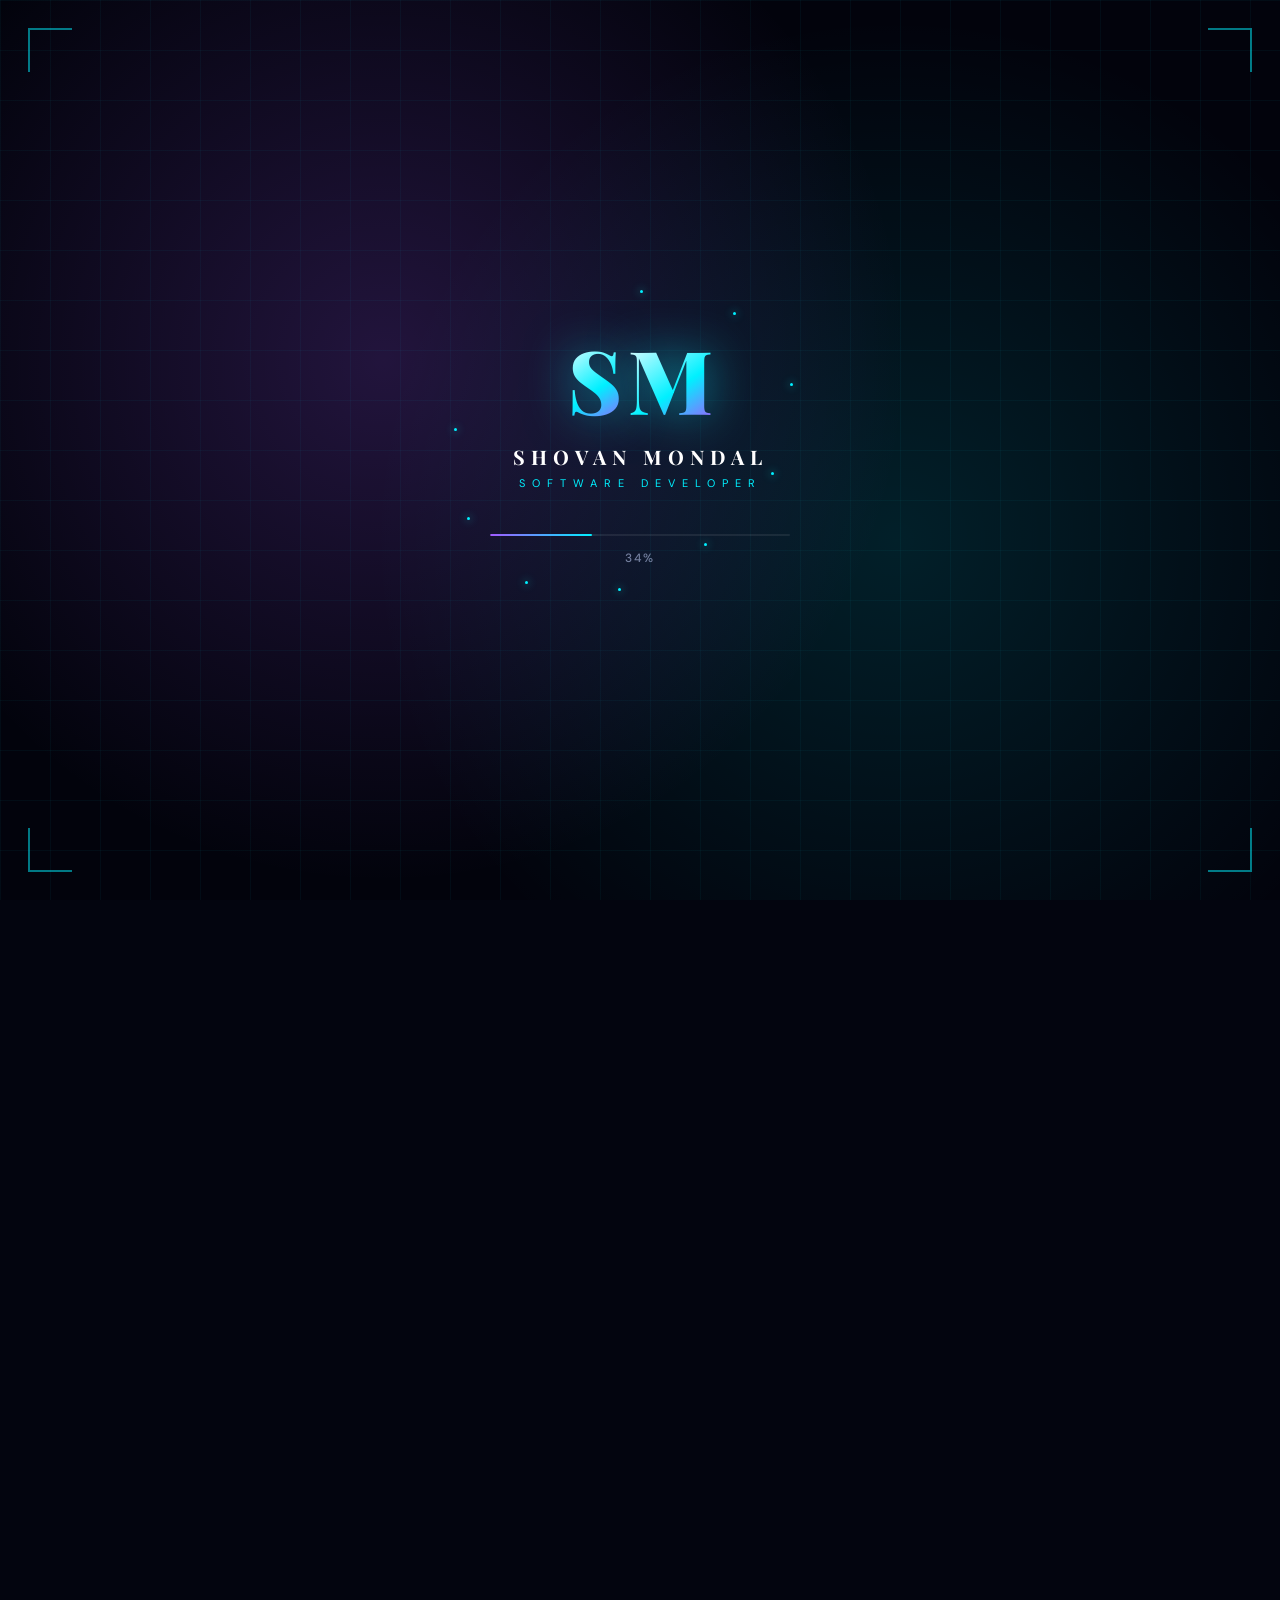
<file: index.html>
<!DOCTYPE html>
<html lang="en">
<head>
    <meta charset="UTF-8">
    <meta name="viewport" content="width=device-width, initial-scale=1.0">
    <title>Shovan Mondal — Portfolio</title>
    <link rel="stylesheet" href="https://cdnjs.cloudflare.com/ajax/libs/font-awesome/6.5.0/css/all.min.css">
    <link href="https://fonts.googleapis.com/css2?family=Playfair+Display:wght@400;700;900&family=DM+Sans:wght@300;400;500;600&display=swap" rel="stylesheet">
    <link rel="stylesheet" href="style.css">
</head>
<body>

<!-- ================= LOADER ================= -->
<div class="loader-overlay" id="loader">
    <div class="loader-bg"></div>
    <div class="loader-content">
        <div class="loader-logo">
            <span class="loader-letter" style="--i:0">S</span>
            <span class="loader-letter" style="--i:1">M</span>
        </div>
        <div class="loader-name">Shovan Mondal</div>
        <div class="loader-role">Software Developer</div>
        <div class="loader-bar-wrap">
            <div class="loader-bar" id="loaderBar"></div>
        </div>
        <div class="loader-percent" id="loaderPercent">0%</div>
        <div class="loader-particles">
            <span></span><span></span><span></span>
            <span></span><span></span><span></span>
            <span></span><span></span><span></span>
        </div>
    </div>
    <div class="loader-corner tl"></div>
    <div class="loader-corner tr"></div>
    <div class="loader-corner bl"></div>
    <div class="loader-corner br"></div>
</div>

<!-- ================= MAIN SITE ================= -->
<div class="site-wrapper" id="siteWrapper">

<!-- ================= HOME SECTION ================= -->
<div class="contaner">
    
    <header class="animeted">
        <a href="#" class="logo">Portfolio</a>
        <nav class="navbar">
            <a href="#" class="active">Home</a>
            <a href="#about">About</a>
            <a href="#work">Work</a>
            <a href="#contact-me">Contact</a>
        </nav>
        <div class="nav-toggle" id="navToggle">
            <span></span><span></span><span></span>
        </div>
    </header>

    <!-- Mobile Nav Overlay -->
    <div class="mobile-nav" id="mobileNav">
        <button class="mobile-nav-close" id="mobileNavClose"><i class="fas fa-times"></i></button>
        <nav>
            <a href="#" onclick="closeMobileNav()">Home</a>
            <a href="#about" onclick="closeMobileNav()">About</a>
            <a href="#work" onclick="closeMobileNav()">Work</a>
            <a href="#contact-me" onclick="closeMobileNav()">Contact</a>
        </nav>
    </div>
    <div class="mobile-nav-backdrop" id="mobileNavBackdrop" onclick="closeMobileNav()"></div>

    <!-- Floating orbs -->
    <div class="orb orb1"></div>
    <div class="orb orb2"></div>
    <div class="orb orb3"></div>

    <section class="home animeted">
        <div class="home-details">
            <div class="greeting reveal-up" style="--delay:.1s">Hello, I'm</div>
            <h1 class="reveal-up" style="--delay:.2s">Shovan<br><span class="name-accent">Mondal</span></h1>
            <h2 class="typewriter reveal-up" style="--delay:.3s">
                <span id="typed"></span><span class="cursor-blink">|</span>
            </h2>
            <p class="reveal-up" style="--delay:.4s">A passionate full-stack developer building interactive web applications and Android solutions. Currently pursuing a Bachelor's in Computer Applications at MAKAUT, crafting clean, efficient, and impactful digital experiences.</p>
            <div class="downlode-social reveal-up" style="--delay:.5s">
                <a href="assets/resume.html" class="btn" id="cvBtn">
                    <i class="fas fa-file-alt"></i> Curriculum Vitae
                </a>
                <div class="social-icon">
                    <a href="https://github.com/Shovanmondal63" title="GitHub"><i class="fab fa-github"></i></a>
                    <a href="https://www.linkedin.com/in/shovanmondal" title="LinkedIn"><i class="fab fa-linkedin"></i></a>
                    <a href="https://www.instagram.com/shovan_mondal_9" title="Instagram"><i class="fab fa-instagram"></i></a>
                    <a href="https://www.facebook.com/profile.php?id=100088462171658" title="Facebook"><i class="fab fa-facebook"></i></a>
                </div>
            </div>
        </div>
        <div class="home-image reveal-scale" style="--delay:.3s">
            <div class="img-ring img-ring1"></div>
            <div class="img-ring img-ring2"></div>
            <div class="img-box">
                <img src="assets/home.png" alt="Shovan Mondal">
            </div>
            <div class="img-badge">
                <i class="fas fa-code"></i>
            </div>
        </div>
    </section>

    <!-- Scroll cue -->
    <div class="scroll-cue">
        <div class="scroll-dot"></div>
    </div>
</div>

<div class="divider">
    <div class="divider-line"></div>
    <div class="divider-icon"><i class="fas fa-terminal"></i></div>
    <div class="divider-line"></div>
</div>

<!-- ================= ABOUT SECTION ================= -->
<div class="about-section" id="about">
  <div class="about-card scroll-reveal">
    <h1 class="about-title">About <span class="accent">Me</span></h1>
    <div class="about-content">
      <div class="about-left">
        <div class="about-box">
          <div class="about-box-icon"><i class="fas fa-user-circle"></i></div>
          <h2>Description</h2>
          <p>A passionate full-stack developer building interactive web and Android applications. Currently pursuing a BCA at Maulana Abul Kalam Azad University of Technology while working on real-world projects.</p>
        </div>
        <div class="about-box">
          <div class="about-box-icon"><i class="fas fa-star"></i></div>
          <h2>Hobbies</h2>
          <p>GYM &amp; Calisthenics · Reading · Photo Editing · Video Editing · Open Source Contribution</p>
        </div>
      </div>
      <div class="about-right">
        <div class="about-box">
          <div class="about-box-icon"><i class="fas fa-graduation-cap"></i></div>
          <h2>Education</h2>
          <ul>
            <li><span class="label">Class X</span> 64%</li>
            <li><span class="label">Class XII</span> 86%</li>
            <li><span class="label">BCA</span> Aug 2024 – Aug 2028<br><small>Maulana Abul Kalam Azad University of Technology</small></li>
          </ul>
        </div>
        <div class="about-box">
          <div class="about-box-icon"><i class="fas fa-map-marker-alt"></i></div>
          <h2>Personal Details</h2>
          <ul>
            <li><span class="label">DOB</span> 18 May 2006</li>
            <li><span class="label">Nationality</span> Indian</li>
            <li><span class="label">Languages</span> Bengali · English · Hindi</li>
          </ul>
        </div>
      </div>
    </div>

    <!-- Skills bar -->
    <div class="skills-section">
        <h2 class="skills-title">Core Skills</h2>
        <div class="skills-grid">
            <div class="skill-item" data-skill="HTML/CSS" data-level="90">
                <div class="skill-label"><span>HTML / CSS</span><span class="skill-pct">90%</span></div>
                <div class="skill-bar"><div class="skill-fill" style="--pct:90%"></div></div>
            </div>
            <div class="skill-item" data-skill="JavaScript" data-level="78">
                <div class="skill-label"><span>JavaScript</span><span class="skill-pct">78%</span></div>
                <div class="skill-bar"><div class="skill-fill" style="--pct:78%"></div></div>
            </div>
            <div class="skill-item" data-skill="C" data-level="75">
                <div class="skill-label"><span>C</span><span class="skill-pct">75%</span></div>
                <div class="skill-bar"><div class="skill-fill" style="--pct:75%"></div></div>
            </div>
            <div class="skill-item" data-skill="Python" data-level="70">
                <div class="skill-label"><span>Python</span><span class="skill-pct">70%</span></div>
                <div class="skill-bar"><div class="skill-fill" style="--pct:70%"></div></div>
            </div>
            <div class="skill-item" data-skill="MySQL" data-level="72">
                <div class="skill-label"><span>MySQL</span><span class="skill-pct">72%</span></div>
                <div class="skill-bar"><div class="skill-fill" style="--pct:72%"></div></div>
            </div>
            <div class="skill-item" data-skill="PHP" data-level="60">
                <div class="skill-label"><span>PHP</span><span class="skill-pct">60%</span></div>
                <div class="skill-bar"><div class="skill-fill" style="--pct:60%"></div></div>
            </div>
        </div>
    </div>
  </div>
</div>

<div class="divider">
    <div class="divider-line"></div>
    <div class="divider-icon"><i class="fas fa-laptop-code"></i></div>
    <div class="divider-line"></div>
</div>

<!-- ================= WORK SECTION ================= -->
<div class="work-section" id="work">
  <div class="work-header scroll-reveal">
    <h1 class="work-title">My <span class="accent">Work</span></h1>
    <p class="work-subtitle">Projects I've built with passion &amp; precision</p>
  </div>

  <div class="slider-container">
    <button class="nav-btn left" id="prev"><i class="fas fa-chevron-left"></i></button>
    <div class="slider" id="slider">

      <a href="https://github.com/Shovanmondal63/My_portfolio" class="work_link">
        <div class="work-card">
          <div class="work-card-glow"></div>
          <img src="assets/Resume.png" alt="Portfolio UI">
          <span class="tag designer"><i class="fas fa-palette"></i> Design</span>
          <h3>Portfolio UI Design</h3>
          <p>Modern glassmorphism portfolio built with HTML, CSS &amp; JS featuring smooth animations.</p>
          <div class="card-footer">
            <div class="tech-tags"><span>HTML</span><span>CSS</span><span>JS</span></div>
            <a href="https://github.com/Shovanmondal63/My_portfolio" class="arrow-btn"><i class="fas fa-arrow-right"></i></a>
          </div>
        </div>
      </a>

      <a href="#">
        <div class="work-card upcoming-card">
          <div class="work-card-glow"></div>
          <div class="upcoming-badge"><i class="fas fa-clock"></i> Coming Soon</div>
          <img src="assets/voting.png" alt="Portfolio UI">
          <span class="tag developer"><i class="fas fa-code"></i> Dev</span>
          <h3>Online voting systemt</h3>
          <p>Something exciting is in the works. Stay tuned for updates!</p>
          <div class="card-footer">
            <div class="tech-tags"><span>HTML</span><span>CSS</span><span>JS</span></div>
            <a href="#" class="arrow-btn"><i class="fas fa-arrow-right"></i></a>
          </div>
        </div>
      </a>

      <a href="#">
        <div class="work-card upcoming-card">
          <div class="work-card-glow"></div>
          <div class="upcoming-badge"><i class="fas fa-clock"></i> Coming Soon</div>
          <div class="upcoming-placeholder">
            <i class="fas fa-mobile-alt"></i>
          </div>
          <span class="tag developer"><i class="fas fa-code"></i> Dev</span>
          <h3>Android App</h3>
          <p>A mobile solution currently under development. Updates coming soon.</p>
          <div class="card-footer">
            <div class="tech-tags"><span>Java</span><span>Android</span></div>
            <a href="#" class="arrow-btn"><i class="fas fa-arrow-right"></i></a>
          </div>
        </div>
      </a>

      <a href="#">
        <div class="work-card upcoming-card">
          <div class="work-card-glow"></div>
          <div class="upcoming-badge"><i class="fas fa-clock"></i> Coming Soon</div>
          <div class="upcoming-placeholder">
            <i class="fas fa-database"></i>
          </div>
          <span class="tag marketer"><i class="fas fa-server"></i> Backend</span>
          <h3>Full-Stack App</h3>
          <p>A full-stack application integrating front-end and back-end technologies.</p>
          <div class="card-footer">
            <div class="tech-tags"><span>PHP</span><span>MySQL</span></div>
            <a href="#" class="arrow-btn"><i class="fas fa-arrow-right"></i></a>
          </div>
        </div>
      </a>
    </div>
    <button class="nav-btn right" id="next"><i class="fas fa-chevron-right"></i></button>
  </div>
</div>

<div class="divider">
    <div class="divider-line"></div>
    <div class="divider-icon"><i class="fas fa-envelope"></i></div>
    <div class="divider-line"></div>
</div>

<!-- ================= CONTACT SECTION ================= -->
<div class="contact-section" id="contact-me">
    <div class="contact-bg-pattern"></div>
    <div class="container scroll-reveal">
        <h2>Get In <span class="accent">Touch</span></h2>
        <p>Have a project in mind? Let's create something amazing together.</p>

        <div class="contact-info-strip">
            <div class="contact-info-item">
                <i class="fas fa-envelope"></i>
                <span>shovanmmondalmm@gmail.com</span>
            </div>
            <div class="contact-info-item">
                <i class="fas fa-phone"></i>
                <span>+91 801*******</span>
            </div>
            <div class="contact-info-item">
                <i class="fas fa-map-marker-alt"></i>
                <span>Kolkata, India</span>
            </div>
        </div>

        <form action="https://api.web3forms.com/submit" method="POST">
            <input type="hidden" name="access_key" value="7e5c6358-e1d5-45f1-a938-c24475a57d17">
            <div class="row">
                <div class="input-group">
                    <i class="fas fa-user input-icon"></i>
                    <input type="text" name="first_name" placeholder="First Name" required>
                </div>
                <div class="input-group">
                    <i class="fas fa-user input-icon"></i>
                    <input type="text" name="last_name" placeholder="Last Name" required>
                </div>
            </div>
            <div class="row">
                <div class="input-group">
                    <i class="fas fa-envelope input-icon"></i>
                    <input type="email" name="email" placeholder="Email Address" required>
                </div>
                <div class="input-group">
                    <i class="fas fa-phone input-icon"></i>
                    <input type="text" name="phone" placeholder="Phone Number" required>
                </div>
            </div>
            <div class="row">
                <div class="input-group full-width">
                    <i class="fas fa-comment input-icon textarea-icon"></i>
                    <textarea name="message" placeholder="Your Message..." required></textarea>
                </div>
            </div>
            <button type="submit" class="submit-btn">
                <span>Send Message</span>
                <i class="fas fa-paper-plane"></i>
            </button>
        </form>
    </div>
</div>

<!-- ================= FOOTER ================= -->
<footer class="site-footer">
    <div class="footer-inner">
        <p class="footer-copy">&copy; 2025 Shovan Mondal. Crafted with <i class="fas fa-heart"></i> and code.</p>
        <div class="footer-social">
            <a href="https://github.com/Shovanmondal63"><i class="fab fa-github"></i></a>
            <a href="https://www.linkedin.com/in/shovanmondal"><i class="fab fa-linkedin"></i></a>
            <a href="https://www.instagram.com/shovan_mondal_9"><i class="fab fa-instagram"></i></a>
        </div>
    </div>
</footer>

</div><!-- end site-wrapper -->

<script src="script.js"></script>
</body>
</html>
</file>
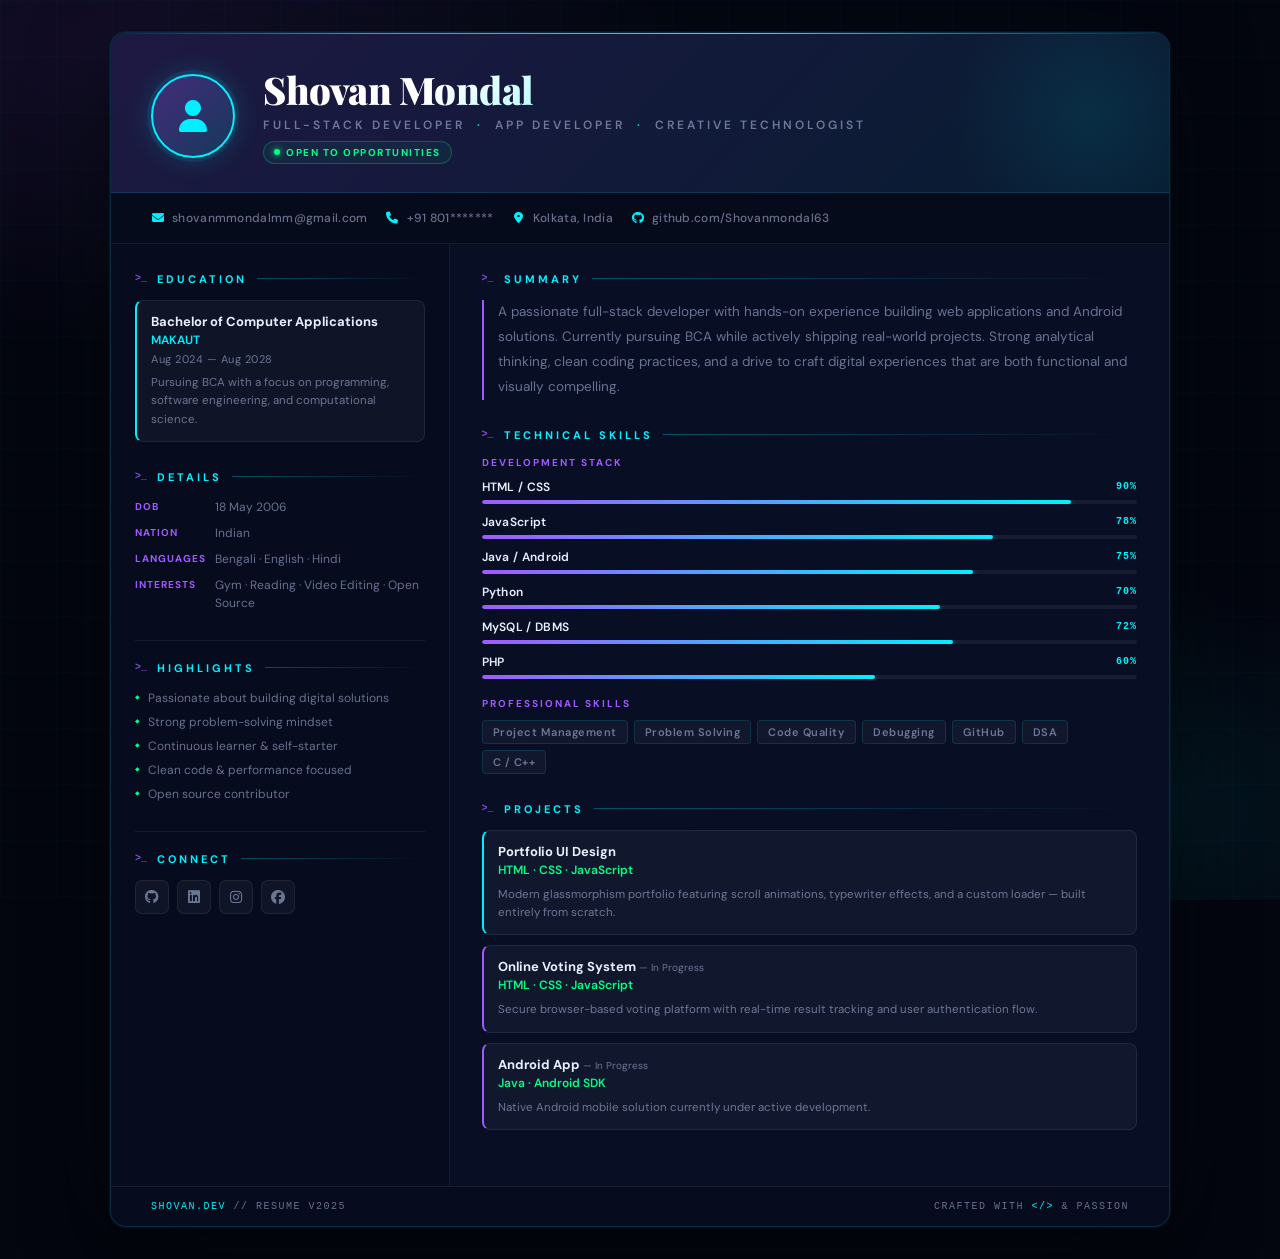
<file: resume.html>
<!DOCTYPE html>
<html lang="en">
<head>
  <meta charset="UTF-8">
  <meta name="viewport" content="width=device-width, initial-scale=1.0">
  <title>Shovan Mondal — Resume</title>
  <link rel="stylesheet" href="resume.css">
  <link rel="stylesheet" href="https://cdnjs.cloudflare.com/ajax/libs/font-awesome/6.5.0/css/all.min.css">
  <link href="https://fonts.googleapis.com/css2?family=Playfair+Display:wght@700;900&family=DM+Sans:wght@300;400;500;600;700&display=swap" rel="stylesheet">
</head>
<body>

<div class="container">

  <!-- ── TOP ACCENT LINE injected via CSS ::before ── -->

  <!-- ═══════════ HEADER ═══════════ -->
  <header>
    <div class="header-inner">
      <div class="header-avatar">
        <i class="fas fa-user"></i>
      </div>
      <div class="header-text">
        <h1>Shovan Mondal</h1>
        <p class="role">
          Full-Stack Developer
          <span class="role-dot">·</span>
          App Developer
          <span class="role-dot">·</span>
          Creative Technologist
        </p>
        <div class="status-badge">
          <span class="dot"></span>
          Open to Opportunities
        </div>
      </div>
    </div>
  </header>

  <!-- ═══════════ CONTACT BAR ═══════════ -->
  <div class="contact">
    <div class="contact-item">
      <i class="fa-solid fa-envelope"></i>
      shovanmmondalmm@gmail.com
    </div>
    <div class="contact-item">
      <i class="fa-solid fa-phone"></i>
      +91 801*******
    </div>
    <div class="contact-item">
      <i class="fa-solid fa-location-dot"></i>
      Kolkata, India
    </div>
    <div class="contact-item">
      <i class="fab fa-github"></i>
      github.com/Shovanmondal63
    </div>
  </div>

  <!-- ═══════════ MAIN ═══════════ -->
  <div class="main">

    <!-- ── SIDEBAR ── -->
    <aside class="sidebar">

      <!-- Education -->
      <div class="section">
        <h2>Education</h2>
        <div class="edu-block">
          <div class="edu-degree">Bachelor of Computer Applications</div>
          <div class="edu-school">MAKAUT</div>
          <div class="edu-year">Aug 2024 — Aug 2028</div>
          <div class="edu-desc">Pursuing BCA with a focus on programming, software engineering, and computational science.</div>
        </div>
      </div>

      <!-- Personal Details -->
      <div class="section">
        <h2>Details</h2>
        <ul class="info-list">
          <li><span class="label">DOB</span> 18 May 2006</li>
          <li><span class="label">Nation</span> Indian</li>
          <li><span class="label">Languages</span> Bengali · English · Hindi</li>
          <li><span class="label">Interests</span> Gym · Reading · Video Editing · Open Source</li>
        </ul>
      </div>

      <div class="mini-divider"></div>

      <!-- Highlights -->
      <div class="section">
        <h2>Highlights</h2>
        <ul class="highlight-list">
          <li>Passionate about building digital solutions</li>
          <li>Strong problem-solving mindset</li>
          <li>Continuous learner &amp; self-starter</li>
          <li>Clean code &amp; performance focused</li>
          <li>Open source contributor</li>
        </ul>
      </div>

      <div class="mini-divider"></div>

      <!-- Social -->
      <div class="section">
        <h2>Connect</h2>
        <div class="social-row">
          <a href="https://github.com/Shovanmondal63"        title="GitHub"><i class="fab fa-github"></i></a>
          <a href="https://www.linkedin.com/in/shovanmondal" title="LinkedIn"><i class="fab fa-linkedin"></i></a>
          <a href="https://www.instagram.com/shovan_mondal_9" title="Instagram"><i class="fab fa-instagram"></i></a>
          <a href="https://www.facebook.com/profile.php?id=100088462171658" title="Facebook"><i class="fab fa-facebook"></i></a>
        </div>
      </div>

    </aside>

    <!-- ── MAIN CONTENT ── -->
    <div class="content">

      <!-- Summary -->
      <div class="section">
        <h2>Summary</h2>
        <p class="summary-text">
          A passionate full-stack developer with hands-on experience building web applications and Android solutions.
          Currently pursuing BCA while actively shipping real-world projects. Strong analytical thinking, clean coding
          practices, and a drive to craft digital experiences that are both functional and visually compelling.
        </p>
      </div>

      <!-- Technical Skills -->
      <div class="section">
        <h2>Technical Skills</h2>

        <div class="skill-cat-label">Development Stack</div>
        <div class="skill-grid" id="devSkills">
          <div class="skill-item">
            <div class="skill-label-row">
              <span class="skill-name">HTML / CSS</span>
              <span class="skill-pct">90%</span>
            </div>
            <div class="skill-track"><div class="skill-fill" style="--pct:90%"></div></div>
          </div>
          <div class="skill-item">
            <div class="skill-label-row">
              <span class="skill-name">JavaScript</span>
              <span class="skill-pct">78%</span>
            </div>
            <div class="skill-track"><div class="skill-fill" style="--pct:78%"></div></div>
          </div>
          <div class="skill-item">
            <div class="skill-label-row">
              <span class="skill-name">Java / Android</span>
              <span class="skill-pct">75%</span>
            </div>
            <div class="skill-track"><div class="skill-fill" style="--pct:75%"></div></div>
          </div>
          <div class="skill-item">
            <div class="skill-label-row">
              <span class="skill-name">Python</span>
              <span class="skill-pct">70%</span>
            </div>
            <div class="skill-track"><div class="skill-fill" style="--pct:70%"></div></div>
          </div>
          <div class="skill-item">
            <div class="skill-label-row">
              <span class="skill-name">MySQL / DBMS</span>
              <span class="skill-pct">72%</span>
            </div>
            <div class="skill-track"><div class="skill-fill" style="--pct:72%"></div></div>
          </div>
          <div class="skill-item">
            <div class="skill-label-row">
              <span class="skill-name">PHP</span>
              <span class="skill-pct">60%</span>
            </div>
            <div class="skill-track"><div class="skill-fill" style="--pct:60%"></div></div>
          </div>
        </div>

        <div class="skill-cat-label" style="margin-top:18px">Professional Skills</div>
        <div class="tag-cloud">
          <span>Project Management</span>
          <span>Problem Solving</span>
          <span>Code Quality</span>
          <span>Debugging</span>
          <span>GitHub</span>
          <span>DSA</span>
          <span>C / C++</span>
        </div>
      </div>

      <!-- Projects -->
      <div class="section">
        <h2>Projects</h2>

        <div class="edu-block" style="margin-bottom:10px">
          <div class="edu-degree">Portfolio UI Design</div>
          <div class="edu-school" style="color:var(--accent3)">HTML · CSS · JavaScript</div>
          <div class="edu-desc">Modern glassmorphism portfolio featuring scroll animations, typewriter effects, and a custom loader — built entirely from scratch.</div>
        </div>

        <div class="edu-block" style="margin-bottom:10px; border-left-color:var(--accent2)">
          <div class="edu-degree">Online Voting System <span style="font-size:10px;color:var(--text-muted);font-weight:400"> — In Progress</span></div>
          <div class="edu-school" style="color:var(--accent3)">HTML · CSS · JavaScript</div>
          <div class="edu-desc">Secure browser-based voting platform with real-time result tracking and user authentication flow.</div>
        </div>

        <div class="edu-block" style="border-left-color:var(--accent2)">
          <div class="edu-degree">Android App <span style="font-size:10px;color:var(--text-muted);font-weight:400"> — In Progress</span></div>
          <div class="edu-school" style="color:var(--accent3)">Java · Android SDK</div>
          <div class="edu-desc">Native Android mobile solution currently under active development.</div>
        </div>
      </div>

    </div><!-- .content -->
  </div><!-- .main -->

  <!-- ═══════════ FOOTER ═══════════ -->
  <div class="resume-footer">
    <span class="footer-note">
      <span>SHOVAN.DEV</span> // Resume v2025
    </span>
    <span class="footer-note">
      Crafted with <span>&lt;/&gt;</span> &amp; passion
    </span>
  </div>

</div><!-- .container -->

<script src="resume.js"></script>
</body>
</html>
</file>
<file: style.css>
/* ================= VARIABLES & BASE ================= */
:root {
    --accent:       #00f0ff;        /* electric cyan */
    --accent2:      #a259ff;        /* deep violet */
    --accent3:      #00ff88;        /* matrix green – used sparingly */
    --gold:         #ffd700;
    --bg-base:      #03050f;
    --bg-card:      rgba(8, 14, 36, 0.72);
    --bg-glass:     rgba(255,255,255,0.04);
    --border:       rgba(0,240,255,0.13);
    --border-soft:  rgba(255,255,255,0.08);
    --text:         #e8f0fe;
    --text-muted:   rgba(200,215,255,0.55);
    --radius:       18px;
    --shadow:       0 24px 64px rgba(0,0,0,0.5);
    --glow-cyan:    0 0 40px rgba(0,240,255,0.18);
    --glow-violet:  0 0 40px rgba(162,89,255,0.18);
}

* { margin:0; padding:0; box-sizing:border-box; font-family:"DM Sans",sans-serif; }

html { scroll-behavior:smooth; }

body {
    background: var(--bg-base);
    background-image:
        radial-gradient(ellipse 90% 70% at 15% 10%, rgba(162,89,255,0.13) 0%, transparent 55%),
        radial-gradient(ellipse 70% 60% at 85% 85%, rgba(0,240,255,0.08) 0%, transparent 50%),
        radial-gradient(ellipse 50% 40% at 50% 50%, rgba(0,255,136,0.03) 0%, transparent 60%);
    background-attachment: fixed;
    padding: 36px 3.5%;
    color: var(--text);
    overflow-x: hidden;
    -webkit-user-select: none;
    user-select: none;
}

/* Grid overlay — the signature element */
body::before {
    content: '';
    position: fixed;
    inset: 0;
    background-image:
        linear-gradient(rgba(0,240,255,0.025) 1px, transparent 1px),
        linear-gradient(90deg, rgba(0,240,255,0.025) 1px, transparent 1px);
    background-size: 60px 60px;
    pointer-events: none;
    z-index: 0;
}

/* Scan-line shimmer */
body::after {
    content: '';
    position: fixed;
    inset: 0;
    background: linear-gradient(
        to bottom,
        transparent 0%,
        rgba(0,240,255,0.015) 50%,
        transparent 100%
    );
    background-size: 100% 4px;
    pointer-events: none;
    z-index: 0;
    animation: scanlines 8s linear infinite;
}

@keyframes scanlines {
    from { background-position: 0 0; }
    to   { background-position: 0 200px; }
}

/* ================= LOADER ================= */
.loader-overlay {
    position: fixed;
    inset: 0;
    z-index: 9999;
    background: #02030c;
    display: flex;
    align-items: center;
    justify-content: center;
    transition: opacity 1s ease, visibility 1s ease;
}

.loader-overlay.hidden {
    opacity: 0;
    visibility: hidden;
    pointer-events: none;
}

.loader-bg {
    position: absolute;
    inset: 0;
    background:
        radial-gradient(circle at 30% 40%, rgba(162,89,255,0.2) 0%, transparent 50%),
        radial-gradient(circle at 70% 60%, rgba(0,240,255,0.12) 0%, transparent 50%);
    animation: loader-bg-pulse 3s ease-in-out infinite alternate;
}

/* Loader grid */
.loader-bg::after {
    content: '';
    position: absolute;
    inset: 0;
    background-image:
        linear-gradient(rgba(0,240,255,0.04) 1px, transparent 1px),
        linear-gradient(90deg, rgba(0,240,255,0.04) 1px, transparent 1px);
    background-size: 50px 50px;
}

@keyframes loader-bg-pulse {
    from { opacity: 0.5; }
    to   { opacity: 1; }
}

.loader-content {
    position: relative;
    text-align: center;
    z-index: 2;
}

.loader-logo {
    display: flex;
    gap: 6px;
    justify-content: center;
    margin-bottom: 20px;
}

.loader-letter {
    font-family: 'Playfair Display', serif;
    font-size: 88px;
    font-weight: 900;
    line-height: 1;
    background: linear-gradient(145deg, #fff 0%, var(--accent) 60%, var(--accent2) 100%);
    -webkit-background-clip: text;
    -webkit-text-fill-color: transparent;
    background-clip: text;
    animation: letter-bounce 0.7s ease calc(var(--i) * 0.18s) both;
    filter: drop-shadow(0 0 24px rgba(0,240,255,0.6));
}

@keyframes letter-bounce {
    0%   { transform: translateY(-70px) scale(0.4); opacity: 0; }
    65%  { transform: translateY(10px) scale(1.06); opacity: 1; }
    100% { transform: translateY(0) scale(1); opacity: 1; }
}

.loader-name {
    font-family: 'Playfair Display', serif;
    font-size: 20px;
    font-weight: 700;
    color: #fff;
    letter-spacing: 6px;
    text-transform: uppercase;
    animation: fade-up 0.6s ease 0.4s both;
}

.loader-role {
    font-size: 11px;
    font-weight: 400;
    color: var(--accent);
    letter-spacing: 7px;
    text-transform: uppercase;
    margin-top: 6px;
    margin-bottom: 44px;
    animation: fade-up 0.6s ease 0.55s both;
}

.loader-bar-wrap {
    width: 300px;
    height: 2px;
    background: rgba(255,255,255,0.08);
    border-radius: 10px;
    margin: 0 auto 14px;
    overflow: hidden;
    animation: fade-up 0.5s ease 0.65s both;
}

.loader-bar {
    height: 100%;
    width: 0%;
    background: linear-gradient(90deg, var(--accent2), var(--accent));
    border-radius: 10px;
    transition: width 0.1s linear;
    box-shadow: 0 0 16px var(--accent), 0 0 32px rgba(0,240,255,0.4);
}

.loader-percent {
    font-size: 12px;
    font-weight: 500;
    letter-spacing: 2px;
    color: var(--text-muted);
    animation: fade-up 0.5s ease 0.75s both;
}

.loader-corner {
    position: absolute;
    width: 44px;
    height: 44px;
    border-color: var(--accent);
    border-style: solid;
    opacity: 0;
    animation: corner-appear 0.4s ease 0.9s forwards, corner-pulse 2.5s ease-in-out 1.3s infinite alternate;
}
.loader-corner.tl { top: 28px; left: 28px; border-width: 2px 0 0 2px; }
.loader-corner.tr { top: 28px; right: 28px; border-width: 2px 2px 0 0; }
.loader-corner.bl { bottom: 28px; left: 28px; border-width: 0 0 2px 2px; }
.loader-corner.br { bottom: 28px; right: 28px; border-width: 0 2px 2px 0; }

@keyframes corner-appear { to { opacity: 0.5; } }
@keyframes corner-pulse {
    from { opacity: 0.2; box-shadow: none; }
    to   { opacity: 0.8; box-shadow: 0 0 12px rgba(0,240,255,0.4); }
}

.loader-particles {
    position: absolute;
    width: 320px;
    height: 320px;
    top: 50%; left: 50%;
    transform: translate(-50%,-50%);
    pointer-events: none;
}

.loader-particles span {
    position: absolute;
    width: 3px; height: 3px;
    border-radius: 50%;
    background: var(--accent);
    box-shadow: 0 0 8px var(--accent);
    animation: particle-orbit 5s linear infinite;
}

.loader-particles span:nth-child(1) { animation-delay:0s;     top:0;   left:50%; }
.loader-particles span:nth-child(2) { animation-delay:-0.55s; top:7%;  left:79%; }
.loader-particles span:nth-child(3) { animation-delay:-1.11s; top:29%; left:97%; }
.loader-particles span:nth-child(4) { animation-delay:-1.66s; top:57%; left:91%; }
.loader-particles span:nth-child(5) { animation-delay:-2.22s; top:79%; left:70%; }
.loader-particles span:nth-child(6) { animation-delay:-2.77s; top:93%; left:43%; }
.loader-particles span:nth-child(7) { animation-delay:-3.33s; top:91%; left:14%; }
.loader-particles span:nth-child(8) { animation-delay:-3.88s; top:71%; left:-4%; }
.loader-particles span:nth-child(9) { animation-delay:-4.44s; top:43%; left:-8%; }

@keyframes particle-orbit {
    from { opacity: 0; transform: scale(0); }
    10%  { opacity: 1; transform: scale(1); }
    90%  { opacity: 1; transform: scale(1); }
    to   { opacity: 0; transform: scale(0); }
}

@keyframes fade-up {
    from { opacity: 0; transform: translateY(18px); }
    to   { opacity: 1; transform: translateY(0); }
}

/* ================= SITE WRAPPER ================= */
.site-wrapper {
    opacity: 0;
    transform: translateY(16px);
    transition: opacity 1s ease 0.1s, transform 1s ease 0.1s;
    position: relative;
    z-index: 1;
}

.site-wrapper.visible {
    opacity: 1;
    transform: translateY(0);
}

/* ================= HOME CONTAINER ================= */
.contaner {
    position: relative;
    width: 100%;
    min-height: 100vh;
    background: var(--bg-card);
    border-radius: 24px;
    border: 1px solid var(--border);
    backdrop-filter: blur(40px);
    -webkit-backdrop-filter: blur(40px);
    overflow: hidden;
    animation: zoom-in 0.9s cubic-bezier(0.34,1.56,0.64,1) forwards;
}

/* Top accent line */
.contaner::before {
    content: '';
    position: absolute;
    top: 0; left: 0; right: 0;
    height: 1px;
    background: linear-gradient(90deg, transparent, var(--accent), var(--accent2), transparent);
    z-index: 10;
}

@keyframes zoom-in {
    from { transform: scale(0.93); opacity: 0; }
    to   { transform: scale(1); opacity: 1; }
}

/* Floating orbs */
.orb {
    position: absolute;
    border-radius: 50%;
    filter: blur(80px);
    pointer-events: none;
    animation: orb-float 10s ease-in-out infinite alternate;
}
.orb1 { width: 420px; height: 420px; background: rgba(162,89,255,0.13); top: -100px; right: 8%; animation-delay: 0s; }
.orb2 { width: 280px; height: 280px; background: rgba(0,240,255,0.09); bottom: 12%; left: 4%; animation-delay: -4s; }
.orb3 { width: 180px; height: 180px; background: rgba(0,255,136,0.06); top: 45%; left: 35%; animation-delay: -7s; }

@keyframes orb-float {
    from { transform: translate(0,0) scale(1); }
    to   { transform: translate(25px,18px) scale(1.08); }
}

/* ================= HEADER ================= */
header {
    position: sticky;
    top: 0;
    width: 100%;
    padding: 18px 5%;
    display: flex;
    justify-content: space-between;
    align-items: center;
    z-index: 100;
    background: rgba(3,5,15,0.6);
    backdrop-filter: blur(24px);
    -webkit-backdrop-filter: blur(24px);
    border-bottom: 1px solid var(--border);
}

.logo {
    font-family: 'Playfair Display', serif;
    font-size: 24px;
    color: #fff;
    text-decoration: none;
    font-weight: 700;
    background: linear-gradient(135deg, #fff 30%, var(--accent));
    -webkit-background-clip: text;
    -webkit-text-fill-color: transparent;
    background-clip: text;
    letter-spacing: 2px;
}

.navbar a {
    font-size: 13px;
    font-weight: 600;
    letter-spacing: 1.5px;
    text-transform: uppercase;
    color: var(--text-muted);
    text-decoration: none;
    margin-left: 32px;
    padding: 7px 18px;
    border-radius: 6px;
    border: 1px solid transparent;
    transition: all 0.3s ease;
    position: relative;
}

.navbar a::after {
    content: '';
    position: absolute;
    bottom: -1px; left: 50%; right: 50%;
    height: 1px;
    background: var(--accent);
    transition: all 0.3s ease;
}

.navbar a:hover::after,
.navbar a.active::after {
    left: 18px; right: 18px;
}

.navbar a:hover,
.navbar a.active {
    color: #fff;
    border-color: var(--border);
    background: rgba(0,240,255,0.06);
}

/* ================= ANIMATIONS ================= */
.animeted {
    animation: slide-up 0.9s ease forwards;
    animation-delay: 0.2s;
    opacity: 0;
}

@keyframes slide-up {
    from { transform: translateY(36px); opacity: 0; }
    to   { transform: translateY(0); opacity: 1; }
}

.reveal-up {
    opacity: 0;
    transform: translateY(28px);
    animation: slide-up 0.7s ease var(--delay, 0s) forwards;
}

.reveal-scale {
    opacity: 0;
    transform: scale(0.88);
    animation: scale-in 0.9s cubic-bezier(0.34,1.56,0.64,1) var(--delay, 0s) forwards;
}

@keyframes scale-in {
    to { opacity: 1; transform: scale(1); }
}

/* ================= HOME SECTION ================= */
.home {
    display: flex;
    align-items: center;
    justify-content: space-between;
    min-height: calc(100vh - 66px);
    gap: 60px;
    padding: 60px 6% 50px;
    color: #fff;
    overflow: hidden;
}

.home-details {
    flex: 1 1 0;
    min-width: 0;
    z-index: 2;
}

.greeting {
    font-size: 11px;
    font-weight: 700;
    letter-spacing: 6px;
    text-transform: uppercase;
    color: var(--accent);
    margin-bottom: 14px;
    display: flex;
    align-items: center;
    gap: 12px;
}

.greeting::before {
    content: '';
    display: inline-block;
    width: 32px;
    height: 1px;
    background: var(--accent);
    box-shadow: 0 0 8px var(--accent);
}

.home-details h1 {
    font-family: 'Playfair Display', serif;
    font-size: clamp(44px, 6.5vw, 78px);
    font-weight: 900;
    line-height: 1.02;
    margin-bottom: 14px;
    letter-spacing: -1px;
}

.name-accent {
    background: linear-gradient(135deg, var(--accent) 0%, var(--accent2) 100%);
    -webkit-background-clip: text;
    -webkit-text-fill-color: transparent;
    background-clip: text;
    filter: drop-shadow(0 0 20px rgba(0,240,255,0.3));
}

.home-details h2 {
    font-size: clamp(16px, 2.2vw, 22px);
    font-weight: 300;
    color: rgba(255,255,255,0.7);
    margin-bottom: 20px;
    min-height: 34px;
    letter-spacing: 0.5px;
}

.cursor-blink {
    animation: blink 0.85s ease-in-out infinite;
    color: var(--accent);
    font-weight: 100;
}
@keyframes blink { 0%,100% { opacity: 1; } 50% { opacity: 0; } }

.home-details p {
    font-size: 15px;
    line-height: 1.85;
    color: var(--text-muted);
    max-width: 500px;
    margin-bottom: 36px;
}

.downlode-social {
    display: flex;
    align-items: center;
    gap: 20px;
    flex-wrap: wrap;
}

/* CTA Button */
.btn {
    display: inline-flex;
    align-items: center;
    gap: 9px;
    padding: 13px 32px;
    background: linear-gradient(135deg, var(--accent2), var(--accent));
    border-radius: 8px;
    text-decoration: none;
    color: #03050f;
    font-weight: 700;
    font-size: 13px;
    letter-spacing: 1px;
    text-transform: uppercase;
    transition: all 0.3s ease;
    box-shadow: 0 8px 30px rgba(0,240,255,0.25), 0 0 0 0 rgba(0,240,255,0.4);
    border: none;
    position: relative;
    overflow: hidden;
}

.btn::before {
    content: '';
    position: absolute;
    top: 0; left: -100%;
    width: 100%; height: 100%;
    background: linear-gradient(90deg, transparent, rgba(255,255,255,0.25), transparent);
    transition: left 0.4s ease;
}

.btn:hover::before { left: 100%; }
.btn:hover {
    transform: translateY(-3px);
    box-shadow: 0 16px 45px rgba(0,240,255,0.35), 0 0 0 3px rgba(0,240,255,0.15);
}

.social-icon {
    display: flex;
    gap: 10px;
}

.social-icon a {
    display: inline-flex;
    width: 42px; height: 42px;
    border: 1px solid var(--border);
    border-radius: 8px;
    align-items: center;
    justify-content: center;
    color: var(--text-muted);
    text-decoration: none;
    font-size: 16px;
    transition: all 0.3s ease;
    background: var(--bg-glass);
    backdrop-filter: blur(10px);
}

.social-icon a:hover {
    background: rgba(0,240,255,0.1);
    border-color: var(--accent);
    color: var(--accent);
    transform: translateY(-3px);
    box-shadow: 0 8px 20px rgba(0,240,255,0.2);
}

/* Profile image */
.home-image {
    /* Outer ring sets the total footprint — nothing bleeds beyond this */
    --img-size:   clamp(200px, 28vw, 360px);
    --ring1-size: calc(var(--img-size) + 60px);
    --ring2-size: calc(var(--img-size) + 110px);

    flex-shrink: 0;
    width:  var(--ring2-size);
    height: var(--ring2-size);
    position: relative;
    display: flex;
    align-items: center;
    justify-content: center;
}

/* ── Rings ── both centered inside .home-image ── */
.img-ring {
    position: absolute;
    border-radius: 50%;
    border: 1.5px solid;
    top: 50%; left: 50%;
    transform: translate(-50%, -50%);
}

/* Inner ring — cyan */
.img-ring1 {
    width:  var(--ring1-size);
    height: var(--ring1-size);
    border-color: rgba(0,240,255,0.18);
    animation: ring-spin1 12s linear infinite;
}

/* Neon comet — inner ring */
.img-ring1::before {
    content: '';
    position: absolute;
    inset: -2px;
    border-radius: 50%;
    background: conic-gradient(
        from 0deg,
        transparent 0deg,
        transparent 295deg,
        rgba(0,240,255,0.0)  295deg,
        rgba(0,240,255,0.85) 345deg,
        rgba(0,240,255,1.0)  355deg,
        transparent          360deg
    );
    -webkit-mask: radial-gradient(farthest-side,
        transparent calc(50% - 3px),
        #000        calc(50% - 1.5px),
        #000        calc(50% + 1.5px),
        transparent calc(50% + 3px)
    );
    mask: radial-gradient(farthest-side,
        transparent calc(50% - 3px),
        #000        calc(50% - 1.5px),
        #000        calc(50% + 1.5px),
        transparent calc(50% + 3px)
    );
    filter: blur(1px);
}

/* Soft outer halo — inner ring */
.img-ring1::after {
    content: '';
    position: absolute;
    inset: -6px;
    border-radius: 50%;
    background: conic-gradient(
        from 0deg,
        transparent 0deg,
        transparent 305deg,
        rgba(0,240,255,0.20) 345deg,
        rgba(0,240,255,0.40) 355deg,
        transparent          360deg
    );
    -webkit-mask: radial-gradient(farthest-side,
        transparent calc(50% - 9px),
        #000        calc(50% - 6px),
        #000        calc(50% + 6px),
        transparent calc(50% + 9px)
    );
    mask: radial-gradient(farthest-side,
        transparent calc(50% - 9px),
        #000        calc(50% - 6px),
        #000        calc(50% + 6px),
        transparent calc(50% + 9px)
    );
    filter: blur(5px);
}

/* Outer ring — violet dashed */
.img-ring2 {
    width:  var(--ring2-size);
    height: var(--ring2-size);
    border-color: rgba(162,89,255,0.12);
    border-style: dashed;
    animation: ring-spin2 22s linear infinite;
}

/* Neon comet — outer ring */
.img-ring2::before {
    content: '';
    position: absolute;
    inset: -2px;
    border-radius: 50%;
    background: conic-gradient(
        from 0deg,
        transparent 0deg,
        transparent 295deg,
        rgba(162,89,255,0.0)  295deg,
        rgba(162,89,255,0.85) 345deg,
        rgba(162,89,255,1.0)  355deg,
        transparent           360deg
    );
    -webkit-mask: radial-gradient(farthest-side,
        transparent calc(50% - 3px),
        #000        calc(50% - 1.5px),
        #000        calc(50% + 1.5px),
        transparent calc(50% + 3px)
    );
    mask: radial-gradient(farthest-side,
        transparent calc(50% - 3px),
        #000        calc(50% - 1.5px),
        #000        calc(50% + 1.5px),
        transparent calc(50% + 3px)
    );
    filter: blur(1px);
}

/* Soft outer halo — outer ring */
.img-ring2::after {
    content: '';
    position: absolute;
    inset: -7px;
    border-radius: 50%;
    background: conic-gradient(
        from 0deg,
        transparent 0deg,
        transparent 305deg,
        rgba(162,89,255,0.18) 345deg,
        rgba(162,89,255,0.38) 355deg,
        transparent           360deg
    );
    -webkit-mask: radial-gradient(farthest-side,
        transparent calc(50% - 10px),
        #000        calc(50% - 7px),
        #000        calc(50% + 7px),
        transparent calc(50% + 10px)
    );
    mask: radial-gradient(farthest-side,
        transparent calc(50% - 10px),
        #000        calc(50% - 7px),
        #000        calc(50% + 7px),
        transparent calc(50% + 10px)
    );
    filter: blur(6px);
}

@keyframes ring-spin1 {
    from { transform: translate(-50%, -50%) rotate(0deg); }
    to   { transform: translate(-50%, -50%) rotate(360deg); }
}

@keyframes ring-spin2 {
    from { transform: translate(-50%, -50%) rotate(360deg); }
    to   { transform: translate(-50%, -50%) rotate(0deg); }
}

.home-image .img-box {
    position: relative;
    width:  var(--img-size);
    height: var(--img-size);
    border: 1px solid rgba(0,240,255,0.35);
    border-radius: 50%;
    box-shadow:
        0 0 0 6px rgba(0,240,255,0.05),
        0 0 60px rgba(0,240,255,0.15),
        0 0 120px rgba(162,89,255,0.1);
    overflow: hidden;
    background: linear-gradient(135deg, rgba(162,89,255,0.18), rgba(0,240,255,0.08));
    z-index: 2;
}

.home-image .img-box img {
    position: absolute;
    top: 20px;
    width: 100%;
    object-fit: cover;
}

.img-badge {
    position: absolute;
    bottom: 18px; right: 18px;
    width: 54px; height: 54px;
    border-radius: 12px;
    background: linear-gradient(135deg, var(--accent2), var(--accent));
    display: flex;
    align-items: center;
    justify-content: center;
    font-size: 20px;
    color: #03050f;
    box-shadow: 0 8px 24px rgba(162,89,255,0.5);
    animation: badge-float 3.5s ease-in-out infinite alternate;
    z-index: 3;
}

@keyframes badge-float {
    from { transform: translateY(0) rotate(0deg); }
    to   { transform: translateY(-10px) rotate(5deg); }
}

/* Scroll cue */
.scroll-cue {
    display: flex;
    justify-content: center;
    padding-bottom: 36px;
}

.scroll-dot {
    width: 26px; height: 44px;
    border: 1px solid rgba(0,240,255,0.3);
    border-radius: 20px;
    position: relative;
}

.scroll-dot::before {
    content: '';
    position: absolute;
    top: 8px; left: 50%;
    transform: translateX(-50%);
    width: 4px; height: 4px;
    border-radius: 50%;
    background: var(--accent);
    box-shadow: 0 0 8px var(--accent);
    animation: scroll-bounce 2.2s ease-in-out infinite;
}

@keyframes scroll-bounce {
    0%  { top: 8px; opacity: 1; }
    80% { top: 26px; opacity: 0; }
    100%{ top: 8px; opacity: 0; }
}

/* ================= DIVIDER ================= */
.divider {
    display: flex;
    align-items: center;
    gap: 16px;
    margin: 56px 0;
    padding: 0 2%;
}

.divider-line {
    flex: 1;
    height: 1px;
    background: linear-gradient(90deg, transparent, rgba(0,240,255,0.15), transparent);
}

.divider-icon {
    width: 40px; height: 40px;
    border-radius: 8px;
    border: 1px solid var(--border);
    background: var(--bg-glass);
    display: flex;
    align-items: center;
    justify-content: center;
    color: var(--accent);
    font-size: 14px;
    flex-shrink: 0;
}

/* ================= ABOUT SECTION ================= */
.about-section {
    position: relative;
    min-height: 100vh;
    width: 100%;
    display: flex;
    justify-content: center;
    align-items: center;
    padding: 70px 20px;
    background: var(--bg-card);
    border-radius: 24px;
    border: 1px solid var(--border);
    backdrop-filter: blur(40px);
    overflow: hidden;
}

.about-section::before {
    content: '';
    position: absolute;
    top: 0; left: 0; right: 0;
    height: 1px;
    background: linear-gradient(90deg, transparent, var(--accent2), transparent);
}

.about-card {
    width: 100%;
    max-width: 1100px;
    padding: 50px;
}

.about-title {
    font-family: 'Playfair Display', serif;
    text-align: center;
    font-size: clamp(32px, 5vw, 52px);
    margin-bottom: 44px;
    font-weight: 900;
    letter-spacing: -0.5px;
}

.accent {
    background: linear-gradient(135deg, var(--accent), var(--accent2));
    -webkit-background-clip: text;
    -webkit-text-fill-color: transparent;
    background-clip: text;
}

.about-content {
    display: flex;
    gap: 28px;
    flex-wrap: wrap;
}

.about-left, .about-right {
    flex: 1;
    min-width: 280px;
    display: flex;
    flex-direction: column;
    gap: 20px;
}

.about-box {
    padding: 26px;
    border-radius: 14px;
    background: rgba(0,240,255,0.02);
    border: 1px solid var(--border-soft);
    transition: all 0.4s ease;
    position: relative;
    overflow: hidden;
}

/* Left accent bar on each box */
.about-box::before {
    content: '';
    position: absolute;
    left: 0; top: 20%; bottom: 20%;
    width: 2px;
    background: linear-gradient(to bottom, var(--accent), var(--accent2));
    border-radius: 2px;
    opacity: 0;
    transition: opacity 0.4s ease;
}

.about-box:hover::before { opacity: 1; }

.about-box:hover {
    transform: translateY(-5px);
    border-color: rgba(0,240,255,0.25);
    background: rgba(0,240,255,0.04);
    box-shadow: 0 12px 35px rgba(0,0,0,0.3), var(--glow-cyan);
}

.about-box-icon {
    width: 36px; height: 36px;
    border-radius: 8px;
    background: linear-gradient(135deg, var(--accent2), var(--accent));
    display: flex;
    align-items: center;
    justify-content: center;
    font-size: 15px;
    color: #03050f;
    margin-bottom: 14px;
}

.about-box h2 {
    font-size: 16px;
    font-weight: 700;
    letter-spacing: 0.5px;
    margin-bottom: 12px;
    color: #fff;
    text-transform: uppercase;
    font-size: 12px;
    letter-spacing: 2px;
}

.about-box p, .about-box ul li {
    font-size: 14px;
    line-height: 1.75;
    color: var(--text-muted);
}

.about-box ul {
    list-style: none;
    display: flex;
    flex-direction: column;
    gap: 10px;
}

.about-box ul li {
    display: flex;
    gap: 12px;
    align-items: flex-start;
}

.label {
    font-weight: 700;
    color: var(--accent);
    min-width: 90px;
    flex-shrink: 0;
    font-size: 12px;
    letter-spacing: 1px;
    text-transform: uppercase;
    padding-top: 2px;
}

/* Skills */
.skills-section {
    margin-top: 44px;
    padding-top: 34px;
    border-top: 1px solid var(--border-soft);
}

.skills-title {
    font-family: 'Playfair Display', serif;
    font-size: 20px;
    margin-bottom: 28px;
    color: #fff;
    display: flex;
    align-items: center;
    gap: 12px;
}

.skills-title::after {
    content: '';
    flex: 1;
    height: 1px;
    background: linear-gradient(90deg, var(--border-soft), transparent);
}

.skills-grid {
    display: grid;
    grid-template-columns: repeat(auto-fill, minmax(280px, 1fr));
    gap: 20px;
}

.skill-label {
    display: flex;
    justify-content: space-between;
    font-size: 12px;
    font-weight: 700;
    letter-spacing: 1.5px;
    text-transform: uppercase;
    color: var(--text-muted);
    margin-bottom: 10px;
}

.skill-pct { color: var(--accent); }

.skill-bar {
    height: 3px;
    background: rgba(255,255,255,0.06);
    border-radius: 10px;
    overflow: visible;
    position: relative;
}

.skill-fill {
    height: 100%;
    width: 0;
    background: linear-gradient(90deg, var(--accent2), var(--accent));
    border-radius: 10px;
    transition: width 1.3s cubic-bezier(0.25, 1, 0.5, 1);
    box-shadow: 0 0 12px rgba(0,240,255,0.5);
    position: relative;
}

.skill-fill.animated { width: var(--pct); }

.skill-fill::after {
    content: '';
    position: absolute;
    right: -4px; top: -4px;
    width: 10px; height: 10px;
    border-radius: 50%;
    background: var(--accent);
    box-shadow: 0 0 12px var(--accent), 0 0 24px rgba(0,240,255,0.4);
    opacity: 0;
    transition: opacity 0.3s ease 1.3s;
}

.skill-fill.animated::after { opacity: 1; }

/* ================= WORK SECTION ================= */
.work-section {
    padding: 70px 0;
    text-align: center;
    background: var(--bg-card);
    border-radius: 24px;
    border: 1px solid var(--border);
    backdrop-filter: blur(40px);
    position: relative;
    overflow: hidden;
}

.work-section::before {
    content: '';
    position: absolute;
    top: 0; left: 0; right: 0;
    height: 1px;
    background: linear-gradient(90deg, transparent, var(--accent), transparent);
}

.work-header { padding: 0 5%; }

.work-title {
    font-family: 'Playfair Display', serif;
    font-size: clamp(32px, 5vw, 52px);
    font-weight: 900;
    margin-bottom: 10px;
    letter-spacing: -0.5px;
}

.work-subtitle {
    font-size: 13px;
    font-weight: 500;
    letter-spacing: 3px;
    text-transform: uppercase;
    color: var(--text-muted);
    margin-bottom: 10px;
}

.slider-container {
    position: relative;
    width: 88%;
    margin: 44px auto 10px;
    overflow: hidden;
    padding: 20px 0 34px;
}

.slider {
    display: flex;
    gap: 24px;
    transition: transform 0.55s cubic-bezier(0.25, 1, 0.5, 1);
}

.work_link { text-decoration: none; color: #fff; }

.work-card {
    min-width: 300px;
    padding: 22px;
    border-radius: 16px;
    background: rgba(5,8,25,0.8);
    backdrop-filter: blur(20px);
    border: 1px solid var(--border-soft);
    box-shadow: 0 8px 32px rgba(0,0,0,0.35);
    color: #fff;
    position: relative;
    transition: all 0.4s ease;
    text-align: left;
    overflow: hidden;
}

/* Corner accent */
.work-card::before {
    content: '';
    position: absolute;
    top: 0; right: 0;
    width: 50px; height: 50px;
    border-top: 1px solid var(--accent);
    border-right: 1px solid var(--accent);
    border-radius: 0 16px 0 0;
    opacity: 0;
    transition: opacity 0.4s ease;
}

.work-card:hover::before { opacity: 0.6; }

.work-card-glow {
    position: absolute;
    inset: 0;
    background: linear-gradient(135deg, rgba(0,240,255,0.05), rgba(162,89,255,0.05));
    opacity: 0;
    transition: opacity 0.4s;
    border-radius: 16px;
}

.work-card:hover .work-card-glow { opacity: 1; }

.work-card:hover {
    transform: translateY(-10px) scale(1.015);
    box-shadow: 0 20px 50px rgba(0,0,0,0.4), 0 0 40px rgba(0,240,255,0.1);
    border-color: rgba(0,240,255,0.25);
}

.work-card img {
    width: 100%;
    border-radius: 10px;
    object-fit: cover;
    height: 160px;
    filter: brightness(0.85) saturate(1.1);
    transition: filter 0.4s ease;
}

.work-card:hover img { filter: brightness(0.95) saturate(1.2); }

.upcoming-placeholder {
    width: 100%; height: 160px;
    border-radius: 10px;
    background: linear-gradient(135deg, rgba(162,89,255,0.1), rgba(0,240,255,0.06));
    display: flex;
    align-items: center;
    justify-content: center;
    font-size: 46px;
    color: rgba(255,255,255,0.15);
    border: 1px dashed rgba(255,255,255,0.08);
}

.upcoming-badge {
    position: absolute;
    top: 32px; right: 32px;
    font-size: 10px;
    font-weight: 700;
    letter-spacing: 1.5px;
    text-transform: uppercase;
    background: rgba(0,240,255,0.08);
    color: var(--accent);
    padding: 4px 10px;
    border-radius: 4px;
    border: 1px solid rgba(0,240,255,0.25);
}

.tag {
    display: inline-flex;
    align-items: center;
    gap: 5px;
    margin-top: 14px;
    padding: 4px 12px;
    border-radius: 4px;
    font-size: 10px;
    font-weight: 700;
    letter-spacing: 1.5px;
    text-transform: uppercase;
}

.designer { background: rgba(255,128,171,0.08); color: #ff80ab; border: 1px solid rgba(255,128,171,0.2); }
.developer { background: rgba(0,240,255,0.07); color: var(--accent); border: 1px solid rgba(0,240,255,0.2); }
.marketer  { background: rgba(255,160,0,0.08); color: #ffab40; border: 1px solid rgba(255,160,0,0.2); }

/* Kill all link color inside slider */
.slider > a,
.slider > a:link,
.slider > a:visited,
.slider > a:hover,
.slider > a:active,
.work-card a,
.work-card a:link,
.work-card a:visited,
.work-card a:hover,
.work-card a:active {
    text-decoration: none !important;
    color: inherit !important;
}

.work-card h3 {
    margin-top: 12px;
    font-size: 16px;
    font-weight: 700;
    color: #fff !important;
    text-decoration: none !important;
    letter-spacing: 0.2px;
}

.work-card p {
    font-size: 13px;
    line-height: 1.65;
    color: var(--text-muted) !important;
    text-decoration: none !important;
    margin: 6px 0 18px;
}

.card-footer {
    display: flex;
    align-items: center;
    justify-content: space-between;
}

.tech-tags {
    display: flex;
    gap: 6px;
    flex-wrap: wrap;
}

.tech-tags span {
    font-size: 10px;
    font-weight: 700;
    letter-spacing: 1px;
    text-transform: uppercase;
    padding: 3px 9px;
    background: rgba(255,255,255,0.04);
    border-radius: 4px;
    border: 1px solid var(--border-soft);
    color: var(--text-muted);
}

.arrow-btn {
    width: 38px; height: 38px;
    border-radius: 8px;
    background: linear-gradient(135deg, var(--accent2), var(--accent));
    display: flex;
    align-items: center;
    justify-content: center;
    color: #03050f;
    text-decoration: none;
    font-size: 13px;
    transition: all 0.3s ease;
    flex-shrink: 0;
}

.arrow-btn:hover {
    transform: scale(1.1) rotate(45deg);
    box-shadow: 0 6px 20px rgba(0,240,255,0.4);
}

.nav-btn {
    position: absolute;
    top: 50%;
    transform: translateY(-50%);
    width: 46px; height: 46px;
    border-radius: 8px;
    border: 1px solid var(--border);
    background: rgba(3,5,15,0.7);
    backdrop-filter: blur(12px);
    color: var(--text-muted);
    font-size: 15px;
    cursor: pointer;
    z-index: 10;
    display: flex;
    align-items: center;
    justify-content: center;
    transition: all 0.3s ease;
}

.nav-btn:hover {
    background: linear-gradient(135deg, var(--accent2), var(--accent));
    border-color: transparent;
    color: #03050f;
    transform: translateY(-50%) scale(1.08);
}

.left  { left: -23px; }
.right { right: -23px; }

/* ================= CONTACT SECTION ================= */
.contact-section {
    position: relative;
    min-height: 100vh;
    display: flex;
    justify-content: center;
    align-items: center;
    background: var(--bg-card);
    border-radius: 24px;
    border: 1px solid var(--border);
    backdrop-filter: blur(40px);
    overflow: hidden;
    padding: 70px 20px;
}

.contact-section::before {
    content: '';
    position: absolute;
    top: 0; left: 0; right: 0;
    height: 1px;
    background: linear-gradient(90deg, transparent, var(--accent2), var(--accent), transparent);
}

.contact-bg-pattern {
    position: absolute;
    inset: 0;
    background:
        radial-gradient(circle at 20% 50%, rgba(162,89,255,0.08) 0%, transparent 50%),
        radial-gradient(circle at 80% 50%, rgba(0,240,255,0.06) 0%, transparent 50%);
    pointer-events: none;
}

.container {
    width: 100%;
    max-width: 680px;
    padding: 50px;
    border-radius: 18px;
    background: rgba(5,8,25,0.75);
    backdrop-filter: blur(20px);
    box-shadow: var(--shadow);
    border: 1px solid var(--border);
    position: relative;
    z-index: 1;
}

/* Corner decorations on contact card */
.container::before,
.container::after {
    content: '';
    position: absolute;
    width: 40px; height: 40px;
    border-color: var(--accent2);
    border-style: solid;
    opacity: 0.35;
}
.container::before { top: 16px; left: 16px; border-width: 1px 0 0 1px; border-radius: 4px 0 0 0; }
.container::after  { bottom: 16px; right: 16px; border-width: 0 1px 1px 0; border-radius: 0 0 4px 0; }

.container h2 {
    font-family: 'Playfair Display', serif;
    text-align: center;
    font-size: clamp(28px, 4vw, 44px);
    font-weight: 900;
    margin-bottom: 8px;
    color: #fff;
    letter-spacing: -0.5px;
}

.container > p {
    text-align: center;
    color: var(--text-muted);
    font-size: 13px;
    letter-spacing: 0.5px;
    margin-bottom: 30px;
}

.contact-info-strip {
    display: flex;
    gap: 16px;
    flex-wrap: wrap;
    justify-content: center;
    margin-bottom: 32px;
    padding: 14px;
    border-radius: 10px;
    background: rgba(0,240,255,0.02);
    border: 1px solid var(--border-soft);
}

.contact-info-item {
    display: flex;
    align-items: center;
    gap: 8px;
    font-size: 12px;
    font-weight: 500;
    color: var(--text-muted);
    letter-spacing: 0.5px;
}

.contact-info-item i {
    color: var(--accent);
    font-size: 13px;
}

.row {
    display: flex;
    gap: 12px;
    margin-bottom: 14px;
}

.input-group {
    position: relative;
    flex: 1;
}

.full-width { width: 100%; }

.input-icon {
    position: absolute;
    left: 14px; top: 50%;
    transform: translateY(-50%);
    color: var(--text-muted);
    font-size: 12px;
    z-index: 1;
    pointer-events: none;
}

.textarea-icon {
    top: 18px;
    transform: none;
}

input, textarea {
    width: 100%;
    padding: 12px 14px 12px 38px;
    border-radius: 8px;
    border: 1px solid var(--border-soft);
    outline: none;
    font-size: 14px;
    font-family: "DM Sans", sans-serif;
    background: rgba(255,255,255,0.03);
    color: #fff;
    transition: all 0.3s ease;
}

input::placeholder, textarea::placeholder {
    color: rgba(255,255,255,0.2);
    font-size: 13px;
}

input:focus, textarea:focus {
    border-color: rgba(0,240,255,0.4);
    background: rgba(0,240,255,0.03);
    box-shadow: 0 0 0 2px rgba(0,240,255,0.07);
}

textarea {
    resize: none;
    height: 110px;
    padding-top: 14px;
}

.submit-btn {
    width: 100%;
    padding: 14px;
    border: none;
    border-radius: 8px;
    background: linear-gradient(135deg, var(--accent2), var(--accent));
    color: #03050f;
    font-size: 13px;
    font-weight: 700;
    font-family: "DM Sans", sans-serif;
    letter-spacing: 1.5px;
    text-transform: uppercase;
    cursor: pointer;
    transition: all 0.3s ease;
    display: flex;
    align-items: center;
    justify-content: center;
    gap: 10px;
    box-shadow: 0 8px 28px rgba(162,89,255,0.3);
    margin-top: 8px;
    position: relative;
    overflow: hidden;
}

.submit-btn::before {
    content: '';
    position: absolute;
    top: 0; left: -100%;
    width: 100%; height: 100%;
    background: linear-gradient(90deg, transparent, rgba(255,255,255,0.2), transparent);
    transition: left 0.5s ease;
}

.submit-btn:hover::before { left: 100%; }
.submit-btn:hover {
    transform: translateY(-2px);
    box-shadow: 0 14px 40px rgba(0,240,255,0.3);
}

/* ================= FOOTER ================= */
.site-footer {
    margin-top: 56px;
    padding: 28px 5%;
    border-top: 1px solid var(--border-soft);
}

.footer-inner {
    display: flex;
    align-items: center;
    justify-content: space-between;
    flex-wrap: wrap;
    gap: 16px;
}

.footer-copy {
    font-size: 12px;
    color: var(--text-muted);
    letter-spacing: 0.5px;
}

.footer-copy i { color: #ff6b8a; }

.footer-social {
    display: flex;
    gap: 10px;
}

.footer-social a {
    color: var(--text-muted);
    font-size: 17px;
    text-decoration: none;
    transition: all 0.3s ease;
    width: 36px; height: 36px;
    border-radius: 8px;
    border: 1px solid var(--border-soft);
    display: flex;
    align-items: center;
    justify-content: center;
}

.footer-social a:hover {
    color: var(--accent);
    border-color: var(--accent);
    background: rgba(0,240,255,0.07);
    transform: translateY(-3px);
}

/* ================= SCROLL REVEAL ================= */
.scroll-reveal {
    opacity: 0;
    transform: translateY(36px);
    transition: all 0.85s cubic-bezier(0.25, 1, 0.5, 1);
}

.scroll-reveal.in-view {
    opacity: 1;
    transform: translateY(0);
}

/* ================= NAV TOGGLE (MOBILE) ================= */
.nav-toggle {
    display: none;
    flex-direction: column;
    gap: 5px;
    cursor: pointer;
    padding: 6px;
    border: 1px solid var(--border);
    border-radius: 6px;
}

.nav-toggle span {
    width: 20px; height: 2px;
    background: var(--text-muted);
    border-radius: 2px;
    transition: all 0.3s;
}

/* ================= RESPONSIVE ================= */
@media (max-width: 768px) {
    body { padding: 16px 3%; }

    .home {
        flex-direction: column;
        text-align: center;
        padding: 70px 5% 40px;
        gap: 40px;
    }

    .home-details p { margin: 0 auto 28px; }
    .downlode-social { justify-content: center; }
    .greeting { justify-content: center; }

    .home-image {
        --img-size:   220px;
        --ring1-size: 220px;
        --ring2-size: 220px;
        width: 220px;
        height: 220px;
    }

    .img-ring1, .img-ring2 { display: none; }
    .navbar { display: none; }
    .nav-toggle { display: flex; }

    .about-content { flex-direction: column; }
    .about-card { padding: 28px 20px; }

    .slider-container { width: 95%; }
    .nav-btn { display: none; }

    .container { padding: 30px 20px; }
    .row { flex-direction: column; }

    .contact-info-strip { flex-direction: column; }
    .footer-inner { justify-content: center; text-align: center; }

    .loader-letter { font-size: 62px; }
}

@media (prefers-reduced-motion: reduce) {
    *, *::before, *::after {
        animation-duration: 0.01ms !important;
        transition-duration: 0.01ms !important;
    }
}

/* ================= MOBILE NAV ================= */
.mobile-nav {
    position: fixed;
    top: 0; right: -280px;
    width: 260px;
    height: 100vh;
    background: rgba(3,5,15,0.97);
    backdrop-filter: blur(30px);
    border-left: 1px solid var(--border);
    z-index: 9000;
    display: flex;
    flex-direction: column;
    padding: 60px 30px 40px;
    transition: right 0.4s cubic-bezier(0.25,1,0.5,1);
}

.mobile-nav.open { right: 0; }

.mobile-nav-close {
    position: absolute;
    top: 20px; right: 20px;
    width: 36px; height: 36px;
    border: 1px solid var(--border);
    border-radius: 8px;
    background: var(--bg-glass);
    color: var(--text-muted);
    font-size: 16px;
    cursor: pointer;
    display: flex;
    align-items: center;
    justify-content: center;
    transition: all 0.3s;
}

.mobile-nav-close:hover {
    color: var(--accent);
    border-color: var(--accent);
}

.mobile-nav nav {
    display: flex;
    flex-direction: column;
    gap: 8px;
}

.mobile-nav nav a {
    font-size: 13px;
    font-weight: 700;
    letter-spacing: 2px;
    text-transform: uppercase;
    color: var(--text-muted);
    text-decoration: none;
    padding: 14px 16px;
    border-radius: 8px;
    border: 1px solid transparent;
    transition: all 0.3s ease;
}

.mobile-nav nav a:hover {
    color: var(--accent);
    border-color: var(--border);
    background: rgba(0,240,255,0.05);
}

.mobile-nav-backdrop {
    position: fixed;
    inset: 0;
    background: rgba(0,0,0,0.6);
    backdrop-filter: blur(4px);
    z-index: 8999;
    opacity: 0;
    pointer-events: none;
    transition: opacity 0.4s ease;
}

.mobile-nav-backdrop.open {
    opacity: 1;
    pointer-events: all;
}
</file>
<file: resume.css>
/* =============== VARIABLES =============== */
:root {
  --bg-base:     #03050f;
  --bg-card:     #080e24;
  --bg-sidebar:  #060b1e;
  --bg-glass:    rgba(255,255,255,0.04);
  --accent:      #00f0ff;
  --accent2:     #a259ff;
  --accent3:     #00ff88;
  --border:      rgba(0,240,255,0.13);
  --border-soft: rgba(255,255,255,0.07);
  --text:        #e8f0fe;
  --text-muted:  rgba(200,215,255,0.5);
  --gold:        #ffd700;
  --radius:      16px;
}

/* =============== RESET & BASE =============== */
*, *::before, *::after {
  margin: 0; padding: 0;
  box-sizing: border-box;
}

html { scroll-behavior: smooth; }

body {
  background: var(--bg-base);
  background-image:
    radial-gradient(ellipse 80% 60% at 10% 5%,  rgba(162,89,255,0.10) 0%, transparent 55%),
    radial-gradient(ellipse 60% 50% at 90% 90%,  rgba(0,240,255,0.07) 0%, transparent 50%);
  background-attachment: fixed;
  font-family: 'DM Sans', 'Segoe UI', sans-serif;
  color: var(--text);
  min-height: 100vh;
  padding: 32px 16px;
  -webkit-user-select: none;
  user-select: none;
}

/* grid overlay */
body::before {
  content: '';
  position: fixed; inset: 0;
  background-image:
    linear-gradient(rgba(0,240,255,0.022) 1px, transparent 1px),
    linear-gradient(90deg, rgba(0,240,255,0.022) 1px, transparent 1px);
  background-size: 56px 56px;
  pointer-events: none;
  z-index: 0;
}

/* =============== CARD WRAPPER =============== */
.container {
  position: relative;
  max-width: 1060px;
  margin: 0 auto;
  background: var(--bg-card);
  border: 1px solid var(--border);
  border-radius: var(--radius);
  overflow: hidden;
  backdrop-filter: blur(40px);
  box-shadow:
    0 0 0 1px rgba(0,240,255,0.06),
    0 24px 80px rgba(0,0,0,0.6),
    0 0 120px rgba(0,240,255,0.04);
  animation: fade-up 0.8s cubic-bezier(0.22,1,0.36,1) both;
  z-index: 1;
}

/* top accent line */
.container::before {
  content: '';
  position: absolute;
  top: 0; left: 0; right: 0; height: 1px;
  background: linear-gradient(90deg,
    transparent 0%,
    var(--accent2) 25%,
    var(--accent) 60%,
    transparent 100%);
  z-index: 10;
}

@keyframes fade-up {
  from { opacity: 0; transform: translateY(24px); }
  to   { opacity: 1; transform: translateY(0); }
}

/* =============== HEADER =============== */
header {
  padding: 36px 40px 28px;
  background: linear-gradient(135deg,
    rgba(162,89,255,0.14) 0%,
    rgba(0,240,255,0.06) 100%);
  border-bottom: 1px solid var(--border);
  position: relative;
  overflow: hidden;
}

header::after {
  content: '';
  position: absolute;
  right: -60px; top: -60px;
  width: 280px; height: 280px;
  border-radius: 50%;
  background: radial-gradient(circle,
    rgba(0,240,255,0.09) 0%, transparent 70%);
  pointer-events: none;
}

.header-inner {
  display: flex;
  align-items: center;
  gap: 28px;
  position: relative;
  z-index: 1;
}

.header-avatar {
  flex-shrink: 0;
  width: 84px; height: 84px;
  border-radius: 50%;
  border: 2px solid var(--accent);
  background: linear-gradient(135deg,
    rgba(162,89,255,0.3), rgba(0,240,255,0.15));
  display: flex;
  align-items: center;
  justify-content: center;
  font-size: 32px;
  color: var(--accent);
  box-shadow:
    0 0 0 4px rgba(0,240,255,0.08),
    0 0 28px rgba(0,240,255,0.2);
}

.header-text h1 {
  font-family: 'Playfair Display', 'Georgia', serif;
  font-size: clamp(26px, 4vw, 38px);
  font-weight: 900;
  letter-spacing: -0.5px;
  line-height: 1.1;
  background: linear-gradient(135deg, #fff 30%, var(--accent));
  -webkit-background-clip: text;
  -webkit-text-fill-color: transparent;
  background-clip: text;
}

.header-text .role {
  margin-top: 6px;
  font-size: 12px;
  font-weight: 600;
  letter-spacing: 3px;
  text-transform: uppercase;
  color: var(--text-muted);
}

.role-dot {
  color: var(--accent);
  margin: 0 6px;
}

/* =============== CONTACT BAR =============== */
.contact {
  display: flex;
  flex-wrap: wrap;
  gap: 6px 0;
  padding: 12px 40px;
  background: rgba(0,0,0,0.25);
  border-bottom: 1px solid var(--border-soft);
}

.contact-item {
  display: flex;
  align-items: center;
  gap: 7px;
  font-size: 12px;
  font-weight: 500;
  color: var(--text-muted);
  padding: 5px 18px 5px 0;
  letter-spacing: 0.3px;
}

.contact-item i {
  color: var(--accent);
  font-size: 12px;
  width: 14px;
  text-align: center;
}

/* =============== MAIN LAYOUT =============== */
.main {
  display: flex;
}

/* =============== SIDEBAR =============== */
.sidebar {
  width: 32%;
  flex-shrink: 0;
  background: var(--bg-sidebar);
  border-right: 1px solid var(--border-soft);
  padding: 28px 24px;
  animation: slide-in 0.7s cubic-bezier(0.22,1,0.36,1) 0.15s both;
}

@keyframes slide-in {
  from { transform: translateX(-20px); opacity: 0; }
  to   { transform: translateX(0); opacity: 1; }
}

/* =============== CONTENT =============== */
.content {
  flex: 1;
  min-width: 0;
  padding: 28px 32px;
}

/* =============== SECTION =============== */
.section {
  margin-bottom: 28px;
}

/* =============== SECTION HEADINGS =============== */
h2 {
  font-size: 11px;
  font-weight: 700;
  letter-spacing: 3px;
  text-transform: uppercase;
  color: var(--accent);
  margin-bottom: 14px;
  display: flex;
  align-items: center;
  gap: 10px;
}

h2::before {
  content: '>_';
  font-family: 'Courier New', monospace;
  font-size: 10px;
  color: var(--accent2);
  letter-spacing: 0;
  opacity: 0.8;
}

h2::after {
  content: '';
  flex: 1;
  height: 1px;
  background: linear-gradient(90deg, rgba(0,240,255,0.3), transparent);
}

/* =============== EDUCATION BLOCK =============== */
.edu-block {
  background: var(--bg-glass);
  border: 1px solid var(--border-soft);
  border-left: 2px solid var(--accent);
  border-radius: 8px;
  padding: 12px 14px;
}

.edu-block .edu-degree {
  font-size: 13px;
  font-weight: 700;
  color: var(--text);
}

.edu-block .edu-school {
  font-size: 12px;
  font-weight: 600;
  color: var(--accent);
  margin-top: 2px;
}

.edu-block .edu-year {
  font-size: 11px;
  color: var(--text-muted);
  margin-top: 4px;
  letter-spacing: 0.5px;
}

.edu-block .edu-desc {
  font-size: 11.5px;
  line-height: 1.6;
  color: var(--text-muted);
  margin-top: 8px;
}

/* =============== INFO LIST =============== */
.info-list {
  list-style: none;
  display: flex;
  flex-direction: column;
  gap: 8px;
}

.info-list li {
  font-size: 12px;
  color: var(--text-muted);
  display: flex;
  align-items: flex-start;
  gap: 8px;
  line-height: 1.5;
}

.info-list li .label {
  font-size: 10px;
  font-weight: 700;
  letter-spacing: 1px;
  text-transform: uppercase;
  color: var(--accent2);
  min-width: 72px;
  padding-top: 1px;
}

/* =============== HIGHLIGHT PILLS =============== */
.highlight-list {
  list-style: none;
  display: flex;
  flex-direction: column;
  gap: 6px;
}

.highlight-list li {
  font-size: 12px;
  color: var(--text-muted);
  display: flex;
  align-items: center;
  gap: 8px;
  line-height: 1.5;
}

.highlight-list li::before {
  content: '◆';
  font-size: 6px;
  color: var(--accent3);
  flex-shrink: 0;
}

/* =============== SUMMARY =============== */
.summary-text {
  font-size: 13.5px;
  line-height: 1.85;
  color: var(--text-muted);
  border-left: 2px solid var(--accent2);
  padding-left: 14px;
}

/* =============== SKILL BARS =============== */
.skill-grid {
  display: flex;
  flex-direction: column;
  gap: 10px;
}

.skill-item {
  display: flex;
  flex-direction: column;
  gap: 5px;
}

.skill-label-row {
  display: flex;
  justify-content: space-between;
  align-items: center;
}

.skill-name {
  font-size: 12px;
  font-weight: 600;
  color: var(--text);
  letter-spacing: 0.3px;
}

.skill-pct {
  font-size: 10px;
  font-weight: 700;
  color: var(--accent);
  letter-spacing: 1px;
  font-family: 'Courier New', monospace;
}

.skill-track {
  height: 4px;
  background: rgba(255,255,255,0.06);
  border-radius: 4px;
  overflow: hidden;
}

.skill-fill {
  height: 100%;
  border-radius: 4px;
  background: linear-gradient(90deg, var(--accent2), var(--accent));
  width: 0%;
  transition: width 1.2s cubic-bezier(0.22,1,0.36,1);
  box-shadow: 0 0 8px rgba(0,240,255,0.5);
}

.skill-fill.animated {
  width: var(--pct);
}

/* =============== SKILL CATEGORIES =============== */
.skill-cat-label {
  font-size: 10px;
  font-weight: 700;
  letter-spacing: 2px;
  text-transform: uppercase;
  color: var(--accent2);
  margin-bottom: 10px;
  margin-top: 6px;
}

/* =============== TECH TAG CLOUD =============== */
.tag-cloud {
  display: flex;
  flex-wrap: wrap;
  gap: 6px;
  margin-top: 4px;
}

.tag-cloud span {
  font-size: 11px;
  font-weight: 600;
  letter-spacing: 0.5px;
  padding: 4px 10px;
  border-radius: 4px;
  border: 1px solid var(--border);
  color: var(--text-muted);
  background: var(--bg-glass);
  transition: all 0.2s ease;
}

.tag-cloud span:hover {
  border-color: var(--accent);
  color: var(--accent);
  background: rgba(0,240,255,0.06);
}

/* =============== SOCIAL ICONS =============== */
.social-row {
  display: flex;
  gap: 8px;
  margin-top: 4px;
}

.social-row a {
  display: inline-flex;
  width: 34px; height: 34px;
  border-radius: 7px;
  border: 1px solid var(--border-soft);
  background: var(--bg-glass);
  align-items: center;
  justify-content: center;
  color: var(--text-muted);
  font-size: 14px;
  text-decoration: none;
  transition: all 0.25s ease;
}

.social-row a:hover {
  border-color: var(--accent);
  color: var(--accent);
  background: rgba(0,240,255,0.07);
  transform: translateY(-2px);
  box-shadow: 0 4px 14px rgba(0,240,255,0.18);
}

/* =============== STATUS BADGE =============== */
.status-badge {
  display: inline-flex;
  align-items: center;
  gap: 6px;
  font-size: 10px;
  font-weight: 700;
  letter-spacing: 1.5px;
  text-transform: uppercase;
  color: var(--accent3);
  border: 1px solid rgba(0,255,136,0.25);
  background: rgba(0,255,136,0.06);
  border-radius: 20px;
  padding: 4px 10px;
  margin-top: 8px;
}

.status-badge .dot {
  width: 6px; height: 6px;
  border-radius: 50%;
  background: var(--accent3);
  box-shadow: 0 0 6px var(--accent3);
  animation: pulse-dot 1.8s ease-in-out infinite;
}

@keyframes pulse-dot {
  0%, 100% { opacity: 1; transform: scale(1); }
  50%       { opacity: 0.4; transform: scale(0.7); }
}

/* =============== DIVIDER =============== */
.mini-divider {
  height: 1px;
  background: var(--border-soft);
  margin: 20px 0;
}

/* =============== FOOTER =============== */
.resume-footer {
  padding: 14px 40px;
  border-top: 1px solid var(--border-soft);
  background: rgba(0,0,0,0.2);
  display: flex;
  align-items: center;
  justify-content: space-between;
  flex-wrap: wrap;
  gap: 10px;
}

.resume-footer .footer-note {
  font-size: 10px;
  letter-spacing: 1.5px;
  text-transform: uppercase;
  color: var(--text-muted);
  font-family: 'Courier New', monospace;
}

.resume-footer .footer-note span {
  color: var(--accent);
}

/* =============== RESPONSIVE =============== */
@media (max-width: 720px) {
  body { padding: 16px 10px; }

  header { padding: 24px 20px 20px; }
  .header-inner { gap: 16px; }
  .header-avatar { width: 60px; height: 60px; font-size: 22px; }

  .contact { padding: 12px 20px; }

  .main { flex-direction: column; }

  .sidebar {
    width: 100%;
    border-right: none;
    border-bottom: 1px solid var(--border-soft);
    padding: 22px 20px;
  }

  .content { padding: 22px 20px; }

  .resume-footer { padding: 12px 20px; }
}

@media (prefers-reduced-motion: reduce) {
  *, *::before, *::after {
    animation-duration: 0.01ms !important;
    transition-duration: 0.01ms !important;
  }
}
</file>
